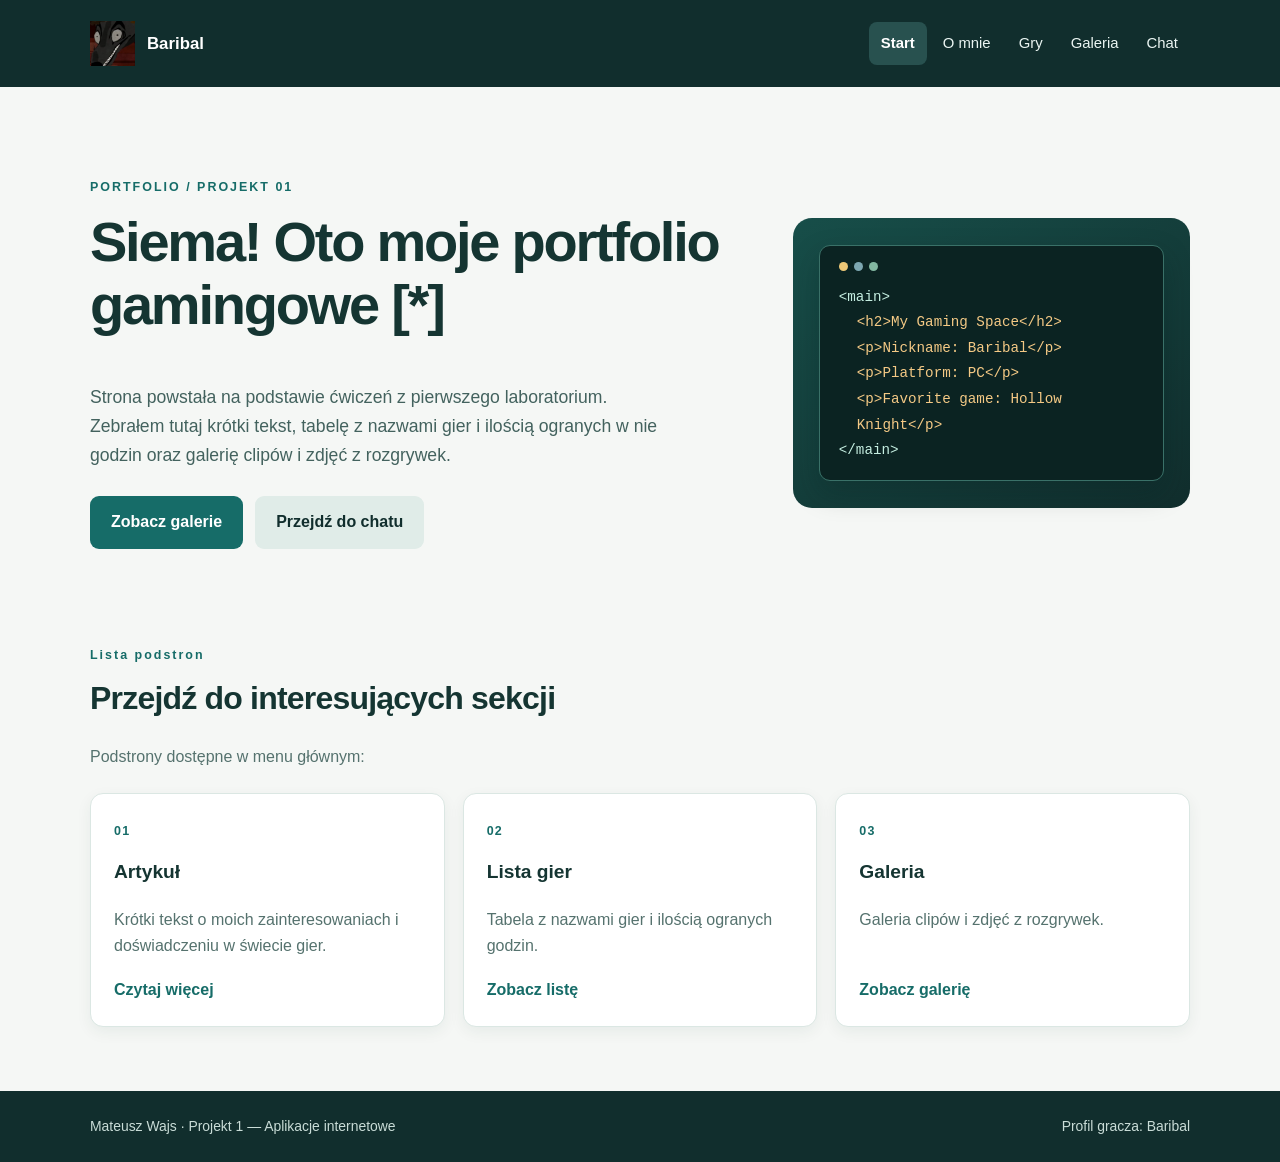
<file: index.html>
<!DOCTYPE html>
<html lang="pl">

<head>
    <meta charset="UTF-8">
    <meta name="viewport" content="width=device-width, initial-scale=1.0">
    <meta name="description" content="Portfolio Mateusz Wajs">
    <title>Strona główna | Portfolio</title>
    <link rel="stylesheet" href="style.css">
    <script src="script.js" defer></script>
</head>


<body>

<header class="site-header">
    <div class="container header-content">
        <a class="brand" href="index.html">
            <img src="assets/images/avatar.jpg" alt="Avatar gracza" class="avatar">
            <span>Baribal</span>
        </a>
        <nav aria-label="Nawigacja główna">
        <a href="index.html" aria-current="page">Start</a>
        <a href="article.html">O mnie</a>
        <a href="experience.html">Gry</a>
        <a href="gallery.html">Galeria</a>
        <a href="contact.html">Chat</a>
        </nav>
    </div>
</header>


<main id="main-content" class="container">
<section class="hero">

    <div class="hero-text">
        <p class="eyebrow">PORTFOLIO / PROJEKT 01</p>
        <h1>Siema! Oto moje portfolio gamingowe [*]</h1>
        <p class="lead">Strona powstała na podstawie ćwiczeń z pierwszego laboratorium. Zebrałem tutaj krótki tekst, tabelę z nazwami gier i ilością ogranych w nie godzin oraz galerię clipów i zdjęć z rozgrywek.</p>
        <div class="hero-actions">
            <a class="button button-primary" href="gallery.html">Zobacz galerie</a>
            <a class="button button-secondary" href="contact.html">Przejdź do chatu</a>
        </div>
    </div>

    <div class="hero-art" aria-hidden="true">
        <div class="code-window">
            <div class="code-dots"><i></i><i></i><i></i></div>
            <p>&lt;main&gt;</p>
            <p class="indented">&lt;h2&gt;My Gaming Space&lt;/h2&gt;</p>
            <p class="indented">&lt;p&gt;Nickname: Baribal&lt;/p&gt;</p>
            <p class="indented">&lt;p&gt;Platform: PC&lt;/p&gt;</p>
            <p class="indented">&lt;p&gt;Favorite game: Hollow Knight&lt;/p&gt;</p>
            <p>&lt;/main&gt;</p>
        </div>
    </div>
</section>

<section class="section">
    <div class="section-heading">
        <p class="eyebrow">Lista podstron</p>
        <h2>Przejdź do interesujących sekcji</h2>
        <p>Podstrony dostępne w menu głównym:</p>
    </div>
    <div class="feature-grid">
        <article class="feature-card">
            <span class="feature-number">01</span>
            <h3>Artykuł</h3>
            <p>Krótki tekst o moich zainteresowaniach i doświadczeniu w świecie gier.</p>
            <a href="article.html">Czytaj więcej</a>
        </article>
        <article class="feature-card">
            <span class="feature-number">02</span>
            <h3>Lista gier</h3>
            <p>Tabela z nazwami gier i ilością ogranych godzin.</p>
            <a href="experience.html">Zobacz listę</a>
        </article>
        <article class="feature-card">
            <span class="feature-number">03</span>
            <h3>Galeria</h3>
            <p>Galeria clipów i zdjęć z rozgrywek.</p>
            <a href="gallery.html">Zobacz galerię</a>
        </article>
    </div>
</section>
</main>


<footer class="site-footer">
    <div class="container footer-content">
        <p>Mateusz Wajs · Projekt 1 — Aplikacje internetowe</p>
        <p>Profil gracza: Baribal</p>
    </div>
</footer>

</body>
</html>
</file>
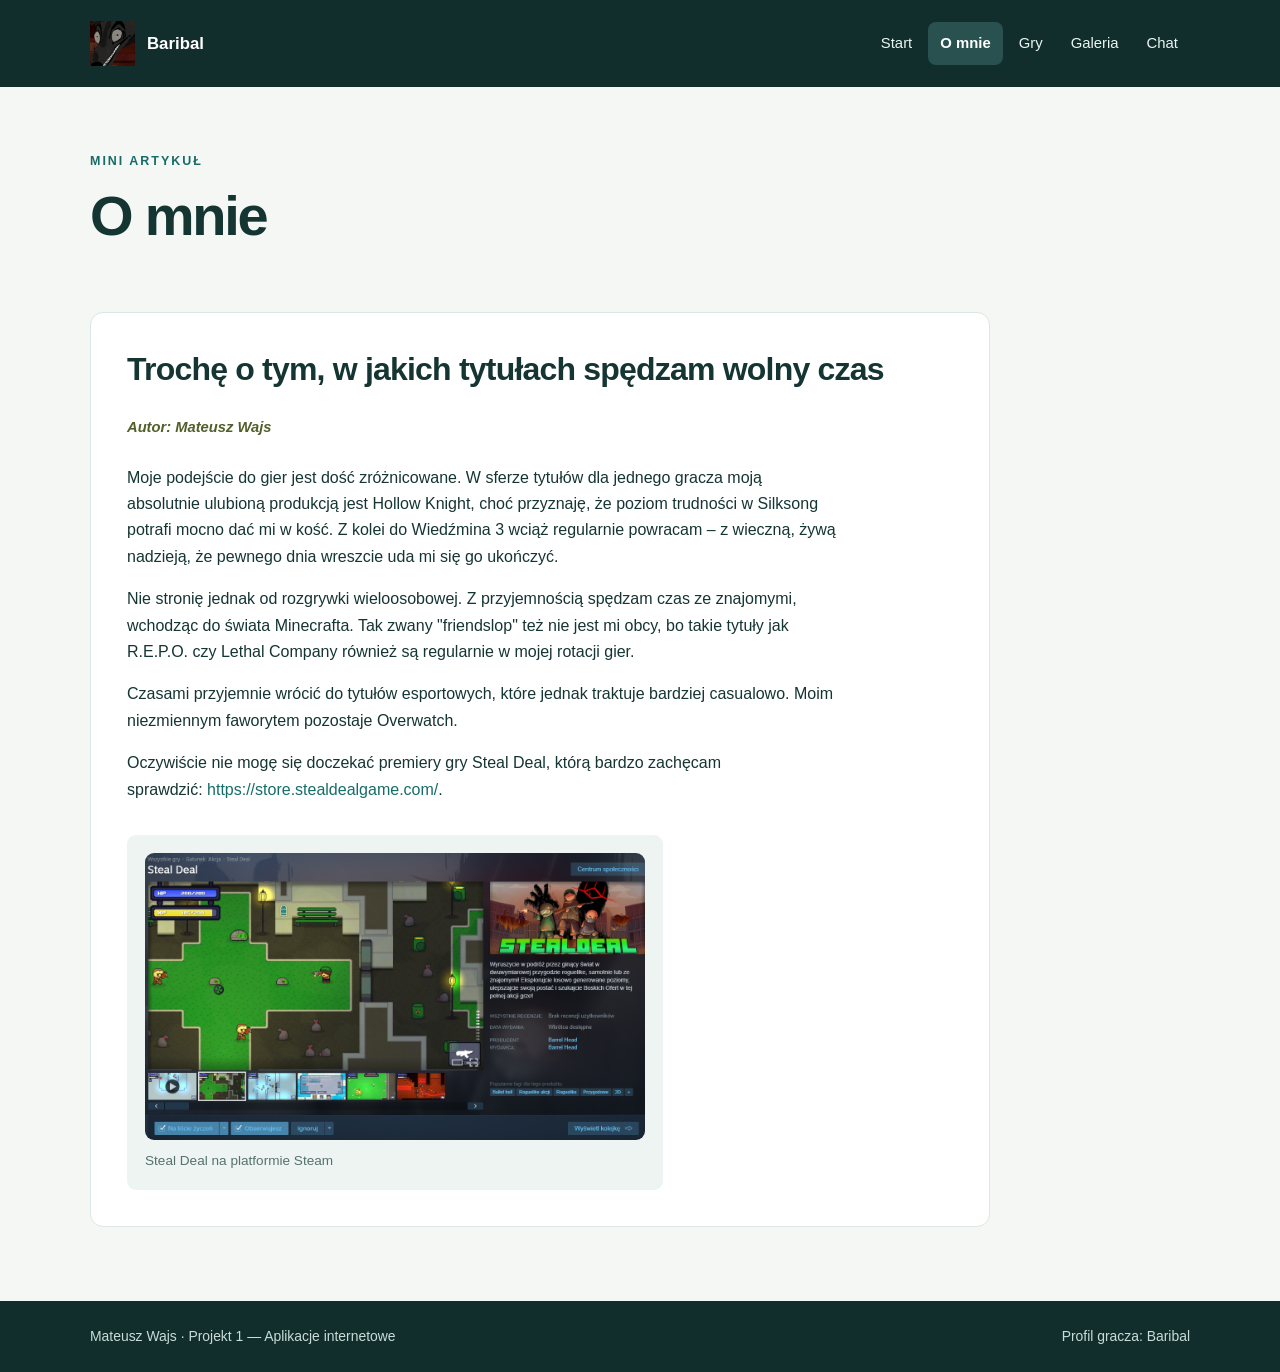
<file: article.html>
<!DOCTYPE html>
<html lang="pl">

<head>
    <meta charset="UTF-8">
    <meta name="viewport" content="width=device-width, initial-scale=1.0">
    <meta name="description" content="Portfolio Mateusz Wajs">
    <title>O mnie | Portfolio</title>
    <link rel="stylesheet" href="style.css">
    <script src="script.js" defer></script>
</head>

<body>

<header class="site-header">
    <div class="container header-content">
        <a class="brand" href="index.html">
            <img src="assets/images/avatar.jpg" alt="Avatar gracza" class="avatar">
            <span>Baribal</span>
        </a>
        <nav aria-label="Nawigacja główna">
        <a href="index.html">Start</a>
        <a href="article.html" aria-current="page">O mnie</a>
        <a href="experience.html">Gry</a>
        <a href="gallery.html">Galeria</a>
        <a href="contact.html">Chat</a>
        </nav>
    </div>
</header>

<main id="main-content" class="container">

<section class="page-intro">
    <p class="eyebrow">MINI ARTYKUŁ</p>
    <h1>O mnie</h1>
</section>

<article class="article-content">
    <h2>Trochę o tym, w jakich tytułach spędzam wolny czas</h2>
    <p class="autor">Autor: Mateusz Wajs</p>

    <p>Moje podejście do gier jest dość zróżnicowane.
    W sferze tytułów dla jednego gracza moją absolutnie ulubioną produkcją jest Hollow Knight, choć przyznaję, że poziom trudności w Silksong potrafi mocno dać mi w kość. 
    Z kolei do Wiedźmina 3 wciąż regularnie powracam – z wieczną, żywą nadzieją, że pewnego dnia wreszcie uda mi się go ukończyć.</p>
    <p>Nie stronię jednak od rozgrywki wieloosobowej.
        Z przyjemnością spędzam czas ze znajomymi, wchodząc do świata Minecrafta. Tak zwany "friendslop" też nie jest mi obcy, bo takie tytuły jak R.E.P.O. czy Lethal Company również są regularnie w mojej rotacji gier.</p>
    <p>Czasami przyjemnie wrócić do tytułów esportowych, które jednak traktuje bardziej casualowo. Moim niezmiennym faworytem pozostaje Overwatch.</p>
    <p>Oczywiście nie mogę się doczekać premiery gry Steal Deal, którą bardzo zachęcam sprawdzić: <a href=https://store.steampowered.com/app/2941450/Steal_Deal/ target="_blank" rel="noopener noreferrer">https://store.stealdealgame.com/</a>.</p>

    <figure class="article-figure">
        <img class="article-image" src="assets/images/StealDealPromo.jpg" alt="Steal Deal na platformie Steam">
        <figcaption>Steal Deal na platformie Steam</figcaption>
    </figure>

</article>
</main>

<footer class="site-footer">
    <div class="container footer-content">
        <p>Mateusz Wajs · Projekt 1 — Aplikacje internetowe</p>
        <p>Profil gracza: Baribal</p>
    </div>
</footer>
</body>
</html>
</file>
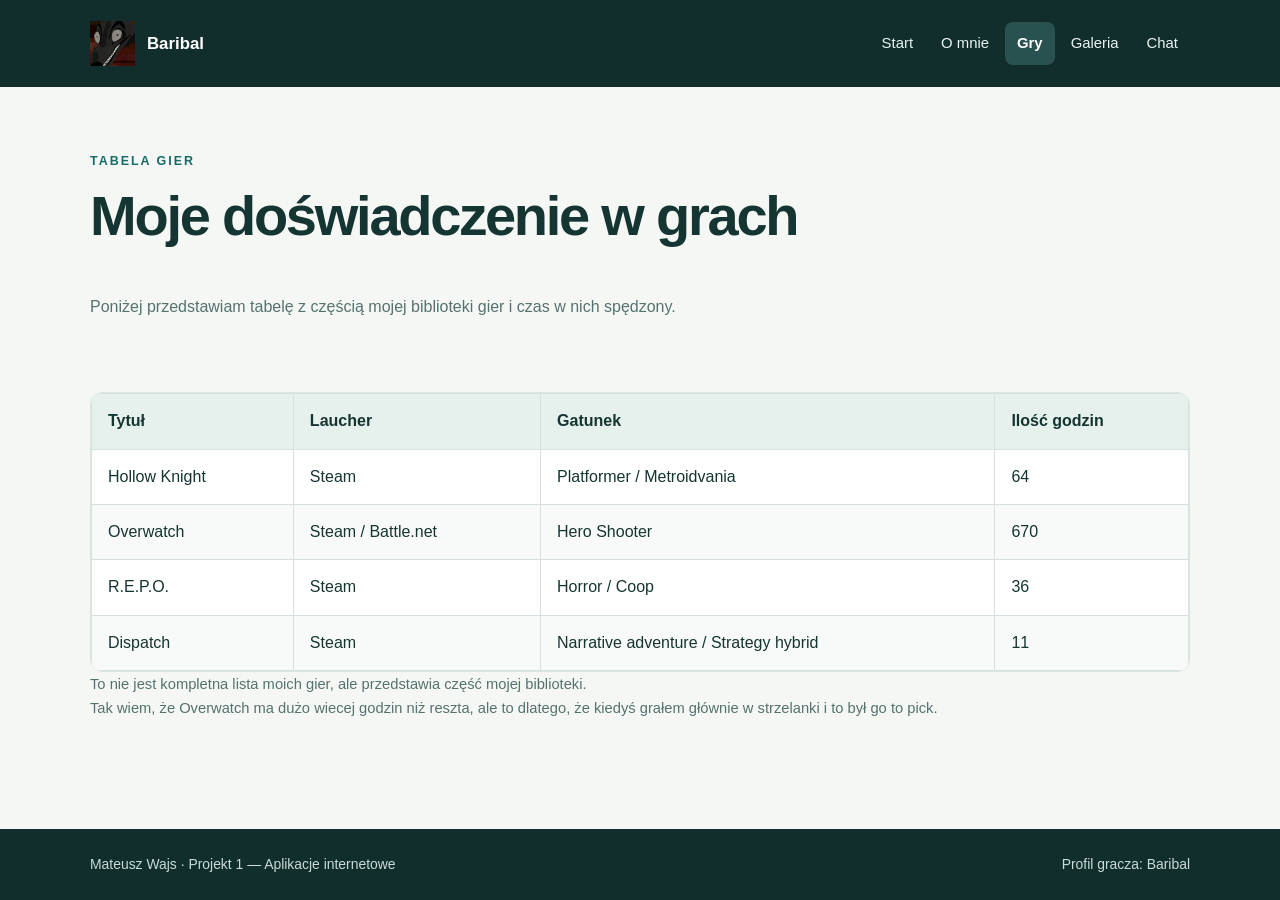
<file: experience.html>
<!DOCTYPE html>
<html lang="pl">
    <head>
    <meta charset="UTF-8">
    <meta name="viewport" content="width=device-width, initial-scale=1.0">
    <meta name="description" content="Portfolio Mateusz Wajs">
    <title>Gry | Portfolio</title>
    <link rel="stylesheet" href="style.css">
    <script src="script.js" defer></script>
</head>

<body>

<header class="site-header">
    <div class="container header-content">
        <a class="brand" href="index.html">
            <img src="assets/images/avatar.jpg" alt="Avatar gracza" class="avatar">
            <span>Baribal</span>
        </a>
        <nav aria-label="Nawigacja główna">
        <a href="index.html">Start</a>
        <a href="article.html">O mnie</a>
        <a href="experience.html" aria-current="page">Gry</a>
        <a href="gallery.html">Galeria</a>
        <a href="contact.html">Chat</a>
        </nav>
    </div>
</header>

<main id="main-content" class="container">
<section class="page-intro">
    <p class="eyebrow">TABELA GIER</p>
    <h1>Moje doświadczenie w grach</h1>
    <p>Poniżej przedstawiam tabelę z częścią mojej biblioteki gier i czas w nich spędzony.</p>
</section>

<section class="section">
    <div class="table-container">
        <table>
            <thead>
                <tr><th scope="col">Tytuł</th><th scope="col">Laucher</th><th scope="col">Gatunek</th><th scope="col">Ilość godzin</th></tr>
            </thead>
            <tbody>
                <tr><td>Hollow Knight</td><td>Steam</td><td>Platformer / Metroidvania</td><td>64</td></tr>
                <tr><td>Overwatch</td><td>Steam / Battle.net</td><td>Hero Shooter</td><td>670</td></tr>
                <tr><td>R.E.P.O.</td><td>Steam</td><td>Horror / Coop</td><td>36</td></tr>
                <tr><td>Dispatch</td><td>Steam</td><td>Narrative adventure / Strategy hybrid</td><td>11</td></tr>
            </tbody>
        </table>
    </div>
    <p class="small-note">To nie jest kompletna lista moich gier, ale przedstawia część mojej biblioteki. <br>
        Tak wiem, że Overwatch ma dużo wiecej godzin niż reszta, ale to dlatego, że kiedyś grałem głównie w strzelanki i to był go to pick.<br>
    </p>
</section>

</main>

<footer class="site-footer">
    <div class="container footer-content">
        <p>Mateusz Wajs · Projekt 1 — Aplikacje internetowe</p>
        <p>Profil gracza: Baribal</p>
    </div>
</footer>

</body>
</html>
</file>
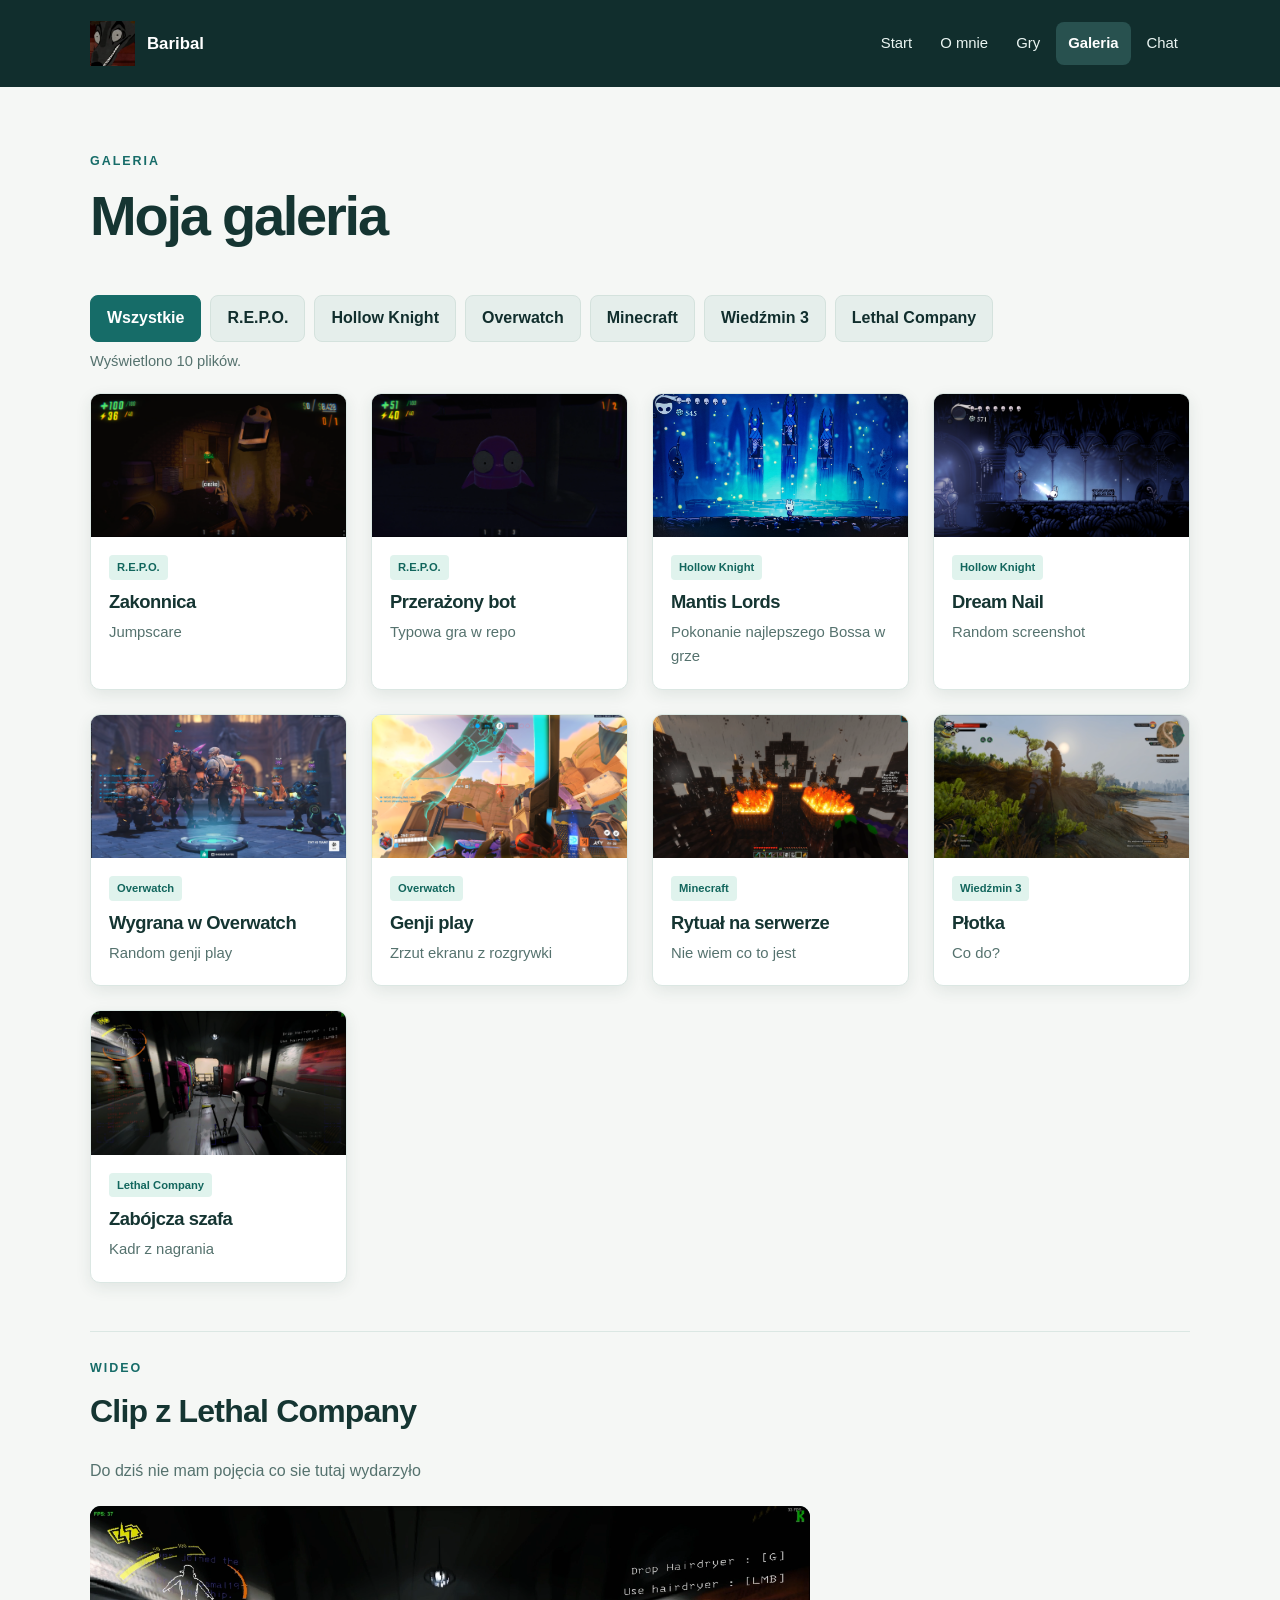
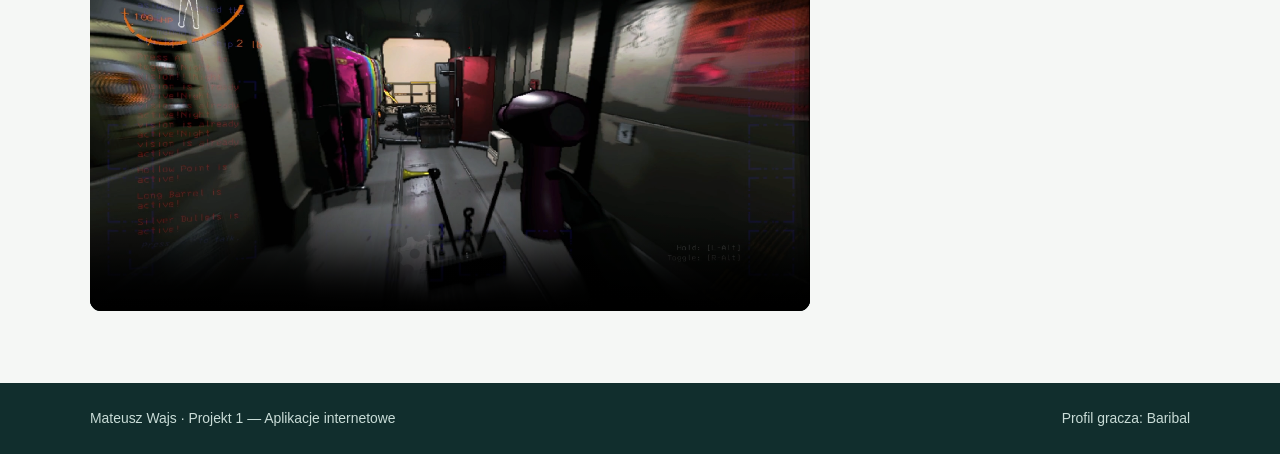
<file: gallery.html>
<!DOCTYPE html>
<html lang="pl">

<head>
    <meta charset="UTF-8">
    <meta name="viewport" content="width=device-width, initial-scale=1.0">
    <meta name="description" content="Portfolio Mateusz Wajs">
    <title>Galeria | Portfolio</title>
    <link rel="stylesheet" href="style.css">
    <script src="script.js" defer></script>
</head>

<body>

<header class="site-header">
    <div class="container header-content">
        <a class="brand" href="index.html">
            <img src="assets/images/avatar.jpg" alt="Avatar gracza" class="avatar">
            <span>Baribal</span>
        </a>
        <nav aria-label="Nawigacja główna">
        <a href="index.html">Start</a>
        <a href="article.html">O mnie</a>
        <a href="experience.html">Gry</a>
        <a href="gallery.html" aria-current="page">Galeria</a>
        <a href="contact.html">Chat</a>
        </nav>
    </div>
</header>


<main id="main-content" class="container">
<section class="page-intro">
    <p class="eyebrow">GALERIA</p>
    <h1>Moja galeria</h1>
    
<section class="section">

    <div class="filters" role="group" aria-label="Filtrowanie mediów">
        <button type="button" class="filter-button active" data-filter="all" aria-pressed="true">Wszystkie</button>
        <button type="button" class="filter-button" data-filter="repo" aria-pressed="false">R.E.P.O.</button>
        <button type="button" class="filter-button" data-filter="hollow knight" aria-pressed="false">Hollow Knight</button>
        <button type="button" class="filter-button" data-filter="overwatch" aria-pressed="false">Overwatch</button>
        <button type="button" class="filter-button" data-filter="minecraft" aria-pressed="false">Minecraft</button>
        <button type="button" class="filter-button" data-filter="wiedzmin" aria-pressed="false">Wiedźmin 3</button>
        <button type="button" class="filter-button" data-filter="lethal-company" aria-pressed="false">Lethal Company</button>
    </div>

    <p id="filter-status" class="small-note" role="status">Wyświetlono 10 plików.</p>
    <div class="gallery">

        <article class="image" data-category="repo">
            <img src="assets/images/repo_nun.jpg" alt="Zakonnica z gry R.E.P.O.">
            <div class="image-body"><span class="tag">R.E.P.O.</span><h2>Zakonnica</h2><p>Jumpscare</p></div>
        </article>
        <article class="image" data-category="repo">
            <img src="assets/images/repo_scared.jpg" alt="Przerażony bot z gry R.E.P.O.">
            <div class="image-body"><span class="tag">R.E.P.O.</span><h2>Przerażony bot</h2><p>Typowa gra w repo</p></div>
        </article>

        <article class="image" data-category="hollow knight">
            <img src="assets/images/mantislords.jpg" alt="Mantis Lords z gry Hollow Knight">
            <div class="image-body"><span class="tag">Hollow Knight</span><h2>Mantis Lords</h2><p>Pokonanie najlepszego Bossa w grze</p></div>
        </article>
        <article class="image" data-category="hollow knight">
            <img src="assets/images/dreamnail.jpg" alt="Dream Nail z gry Hollow Knight">
            <div class="image-body"><span class="tag">Hollow Knight</span><h2>Dream Nail</h2><p>Random screenshot</p></div>
        </article>

        <article class="image" data-category="overwatch">
            <img src="assets/images/ov.jpg" alt="Win screenshot z gry Overwatch">
            <div class="image-body"><span class="tag">Overwatch</span><h2>Wygrana w Overwatch</h2><p>Random genji play</p></div>
        </article>
        <article class="image" data-category="overwatch">
            <img src="assets/images/ov2.jpg" alt="gra genjim">
            <div class="image-body"><span class="tag">Overwatch</span><h2>Genji play</h2><p>Zrzut ekranu z rozgrywki</p></div>
        </article>

        <article class="image" data-category="minecraft">
            <img src="assets/images/mc.jpg" alt="Rytual">
            <div class="image-body"><span class="tag">Minecraft</span><h2>Rytuał na serwerze</h2><p>Nie wiem co to jest</p></div>
        </article>

        <article class="image" data-category="wiedzmin">
            <img src="assets/images/plotka.jpg" alt="Geralt i Płotka w grze Wiedźmin 3">
            <div class="image-body"><span class="tag">Wiedźmin 3</span><h2>Płotka</h2><p>Co do?</p></div>
        </article>

        <article class="image" data-category="lethal-company">
            <img src="assets/images/lethalcompany.jpg" alt="Wnętrze statku z gry Lethal Company">
            <div class="image-body"><span class="tag">Lethal Company</span><h2>Zabójcza szafa</h2><p>Kadr z nagrania</p></div>
        </article>
    </div>
</section>

<section class="section video-section">
    <div class="section-heading">
        <p class="eyebrow">WIDEO</p>
        <h2>Clip z Lethal Company</h2>
        <p>Do dziś nie mam pojęcia co sie tutaj wydarzyło</p>
    </div>
    <video controls preload="metadata" poster="assets/images/lethalcompany.jpg" aria-label="Film przedstawiający grę Lethal Company">
        <source src="assets/video/lethalclip.mp4" type="video/mp4">
    </video>
</section>

</main>


<footer class="site-footer">
    <div class="container footer-content">
        <p>Mateusz Wajs · Projekt 1 — Aplikacje internetowe</p>
        <p>Profil gracza: Baribal</p>
    </div>
</footer>

</body>
</html>
</file>
<file: style.css>
:root {
    --bg: #f5f7f5;
    --paper: #ffffff;
    --ink: #153532;
    --muted: #55726e;
    --dark: #112e2d;
    --teal: #166c68;
    --soft: #d1eef2;
    --border: #dbe7e3;
}

/* Wspólna zasada obliczania szerokości i wysokości elementów */
* {
    box-sizing: border-box;
}

/* Płynne przewijanie strony */
html {
    scroll-behavior: smooth;
}

/* Cała strona – czcionka, kolory i układ utrzymujący stopkę na dole */
body {
    margin: 0;
    min-height: 100vh;
    display: flex;
    flex-direction: column;
    background: var(--bg);
    color: var(--ink);
    font-family: Arial, Helvetica, sans-serif;
    line-height: 1.65;
}

/* Wspólna szerokość i wyśrodkowanie treści wszystkich podstron */
.container {
    width: min(1100px, 92%);
    margin: 0 auto;
}

/* Wygląd linków na wszystkich podstronach */
a {
    color: var(--teal);
    text-decoration: none;
}

a:hover {
    text-decoration: underline;
}

/* Widoczne obramowanie elementów podczas obsługi klawiaturą */
a:focus-visible,
button:focus-visible {
    outline: 3px solid #dc9c46;
    outline-offset: 3px;
}

/* Ogólne odstępy i wielkości nagłówków oraz tekstów */
h1, h2, h3, p {
    margin-top: 0;
}

h1 {
    font-size: clamp(2rem, 4.4vw, 3.5rem);
    line-height: 1.13;
    letter-spacing: -0.04em;
}

h2 {
    font-size: clamp(1.45rem, 2.6vw, 2rem);
    line-height: 1.25;
    letter-spacing: -0.025em;
}

h3 {
    font-size: 1.2rem;
}

/* Wspólne drobne opisy i teksty pomocnicze */
.small-note {
    color: var(--muted);
    font-size: 0.92rem;
}

/* Małe etykiety ponad nagłówkami sekcji */
.eyebrow {
    font-size: 0.78rem;
    font-weight: 800;
    letter-spacing: 0.16em;
    color: var(--teal);
}

/* Wyróżniony tekst wprowadzający */
.lead {
    font-size: 1.1rem;
    color: #43625e;
    max-width: 60ch;
}

/* Wygląd górnego ciemnozielonego paska strony */
.site-header {
    background: var(--dark);
    color: white;
}

/* Rozmieszczenie logo, nazwy strony i menu w nagłówku */
.header-content {
    display: flex;
    align-items: center;
    justify-content: space-between;
    gap: 20px;
    padding: 21px 0;
}

/* Nazwa i znak profilu gracza po lewej stronie nagłówka */
.brand {
    display: inline-flex;
    align-items: center;
    gap: 12px;
    color: white;
    font-size: 1.05rem;
    font-weight: 800;
    white-space: nowrap;
}

.brand:hover {
    text-decoration: none;
}

/* Avatar przy nazwie Profil gracza w nagłówku */
.avatar {
    width: 45px;
    height: 45px;
    object-fit: cover;
    display: block;
}

/* Menu główne – rozmieszczenie przycisków nawigacyjnych */
nav {
    display: flex;
    flex-wrap: wrap;
    align-items: center;
    gap: 4px;
}

/* Linki menu głównego, efekt najechania i aktywna podstrona */
nav a {
    display: block;
    padding: 9px 12px;
    border-radius: 8px;
    color: #eaf5f2;
    font-size: 0.93rem;
}

nav a:hover,
nav a[aria-current="page"] {
    background: #28514f;
    color: white;
    text-decoration: none;
}

nav a[aria-current="page"] {
    font-weight: 800;
}

/* Wysokość treści, odstępy i dolny pasek strony */
main {
    flex: 1;
    min-height: 65vh;
    padding-top: 36px;
    padding-bottom: 64px;
}

/* Ciemnozielone tło i kolor tekstu stopki */
.site-footer {
    background: var(--dark);
    color: #c9dcd7;
}

/* Ułożenie informacji o autorze i profilu w stopce */
.footer-content {
    display: flex;
    justify-content: space-between;
    flex-wrap: wrap;
    gap: 10px;
    padding: 24px 0;
    font-size: 0.87rem;
}

.footer-content p {
    margin: 0;
}

/* Odstępy sekcji oraz wprowadzenia na podstronach */
.section {
    margin-top: 48px;
}

/* Wprowadzenie na podstronach: O mnie, Gry, Galeria, Chat */
.page-intro {
    padding: 28px 0 8px;
}

.page-intro p:not(.eyebrow) {
    max-width: 68ch;
    color: var(--muted);
}

/* Sekcja powitalna: tekst po lewej i okno z kodem po prawej */
.hero {
    display: grid;
    grid-template-columns: 1.25fr 0.75fr;
    align-items: center;
    gap: 40px;
    padding: 54px 0 48px;
}

.hero h1 {
    max-width: 670px;
}

/* Przyciski Zobacz galerię i Przejdź do chatu w sekcji powitalnej */
.hero-actions {
    display: flex;
    flex-wrap: wrap;
    gap: 12px;
    margin-top: 26px;
}

/* WSPÓLNE PRZYCISKI – strona główna i formularz kontaktowy */
.button {
    display: inline-block;
    padding: 12px 20px;
    border: 1px solid transparent;
    border-radius: 9px;
    font: inherit;
    font-weight: 700;
    text-align: center;
    cursor: pointer;
}

.button-primary {
    color: white;
    background: var(--teal);
}

.button-primary:hover {
    background: #104f4b;
    text-decoration: none;
}

.button-secondary {
    color: var(--dark);
    background: #e0ece8;
}

.button-secondary:hover {
    background: #d0e3dd;
    text-decoration: none;
}

/* Ozdobne pole po prawej stronie sekcji powitalnej (index.html) */
.hero-art {
    min-height: 290px;
    border-radius: 19px;
    display: grid;
    place-items: center;
    background: linear-gradient(145deg, #174e49, #112e2d);
    padding: 22px;
}

/* Wygląd okienka z tekstem HTML w polu hero-art */
.code-window {
    width: 100%;
    max-width: 345px;
    padding: 16px 19px;
    background: #0b2322;
    border: 1px solid #3a7168;
    color: #c5eee1;
    border-radius: 11px;
    box-shadow: 0 12px 28px #08232144;
    font: 0.89rem/1.8 monospace;
}

.code-window p {
    margin: 0;
}

.code-window .indented {
    padding-left: 18px;
    color: #f4c985;
}

/* Trzy kolorowe kropki nad tekstem HTML */
.code-dots {
    display: flex;
    gap: 6px;
    margin-bottom: 14px;
}

.code-dots i {
    width: 9px;
    height: 9px;
    background: #edc877;
    border-radius: 50%;
}

.code-dots i:nth-child(2) {
    background: #7da7b1;
}

.code-dots i:nth-child(3) {
    background: #82b7a1;
}

/* Nagłówek sekcji Lista podstron oraz trzy kafelki z linkami */
.section-heading {
    max-width: 740px;
    margin-bottom: 22px;
}

.section-heading > p:last-child {
    color: var(--muted);
}

/* Siatka trzech kafelków prowadzących do podstron */
.feature-grid {
    display: grid;
    grid-template-columns: repeat(3, minmax(0, 1fr));
    gap: 18px;
}

/* Wygląd pojedynczego kafelka podstrony */
.feature-card {
    background: var(--paper);
    border: 1px solid var(--border);
    border-radius: 13px;
    padding: 23px;
    box-shadow: 0 5px 15px #163a3010;
}

.feature-card p {
    color: var(--muted);
    min-height: 54px;
}

.feature-card a {
    font-weight: 700;
}

/* Numeracja kafelków: 01, 02, 03 */
.feature-number {
    display: inline-block;
    margin-bottom: 15px;
    color: var(--teal);
    font-size: 0.78rem;
    font-weight: 800;
    letter-spacing: 0.1em;
}

/* Artykuł, autor, zdjęcie i podpis do zdjęcia */
.article-content {
    max-width: 900px;
    margin: 10px 0;
    background: var(--paper);
    border: 1px solid var(--border);
    border-radius: 13px;
    padding: clamp(20px, 4vw, 36px);
}

.article-content p {
    max-width: 80ch;
    text-wrap: pretty;
}

/* Wyróżnienie imienia i nazwiska autora artykułu */
.autor {
    font-weight: bold;
    font-size: 0.92rem;
    font-style: italic;
    color: #515f29;
    margin-bottom: 25px;
}


/* Ramka wokół ilustracji w artykule */
.article-figure {
    margin: 32px 0 0;
    padding: 18px;
    border-radius: 9px;
    background: #eef4f2;
    width: fit-content;
    max-width: 100%;
}

/* Rozmiar i wygląd obrazu w artykule */
.article-image {
    display: block;
    width: 500px;
    max-width: 100%;
    height: auto;
    border-radius: 9px;
}


/* Podpis pod obrazem w artykule */
figcaption {
    margin-top: 10px;
    color: var(--muted);
    font-size: 0.85rem;
}

/* Tabela z grami: ramka, kolumny, komórki i kolory wierszy */
.table-container {
    overflow-x: auto;
    background: white;
    border: 1px solid var(--border);
    border-radius: 12px;
}

table {
    border-collapse: collapse;
    width: 100%;
    min-width: 680px;
}


/* Tytuł tabeli */
caption {
    text-align: left;
    padding: 15px 18px 8px;
    font-weight: 700;
}

/* Wygląd komórek nagłówkowych i zwykłych komórek tabeli */
th,
td {
    border: 1px solid #d6e1de;
    padding: 14px 16px;
    text-align: left;
}


th {
    background-color: #e6f0ec;
}

tbody tr:nth-child(even) {
    background-color: #f8faf9;
}

/* Przyciski filtrowania, kafelki ze zdjęciami oraz wideo */
.filters {
    display: flex;
    flex-wrap: wrap;
    gap: 9px;
    margin-bottom: 7px;
}

/* Wygląd przycisków filtrowania i aktywnego filtra */
.filter-button {
    background: #e5eeeb;
    color: var(--dark);
    border: 1px solid #d4e2dd;
    border-radius: 8px;
    padding: 9px 16px;
    font: inherit;
    font-weight: 700;
    cursor: pointer;
}

.filter-button:hover {
    background: #d5e5de;
}

.filter-button.active {
    background: var(--teal);
    border-color: var(--teal);
    color: white;
}

/* Responsywna siatka obrazów w galerii */
.gallery {
    display: grid;
    grid-template-columns: repeat(auto-fit, minmax(245px, 1fr));
    gap: 24px;
    margin: 20px 0 32px;
}


/* Kafelek obrazu – obramowanie, tło i cień */
.image {
    background: white;
    border: 1px solid var(--border);
    border-radius: 10px;
    overflow: hidden;
    box-shadow: 0 5px 16px #1d413918;
}

/* Kafelek .image z Lab 1. */
.image[hidden] {
    display: none;
}

.image img {
    display: block;
    width: 100%;
    height: auto;
    aspect-ratio: 16/9;
    object-fit: cover;
    background: #e7eee9;
}

/* Treść i podpisy pod obrazkami w galerii */
.image-body {
    padding: 16px 18px 20px;
}

.image h2 {
    font-size: 1.15rem;
    margin: 10px 0 7px;
}

.image p {
    color: var(--muted);
    margin: 0;
    font-size: 0.93rem;
}

/* Mała etykieta kategorii przy zdjęciu */
.tag {
    display: inline-block;
    font-size: 0.7rem;
    color: #12665d;
    font-weight: 800;
    background: #e0f3ed;
    padding: 3px 8px;
    border-radius: 4px;
}

/* Sekcja z filmem z rozgrywki */
.video-section {
    border-top: 1px solid var(--border);
    padding-top: 26px;
}

video {
    display: block;
    width: min(100%, 720px);
    background: var(--dark);
    border-radius: 11px;
}
</file>
